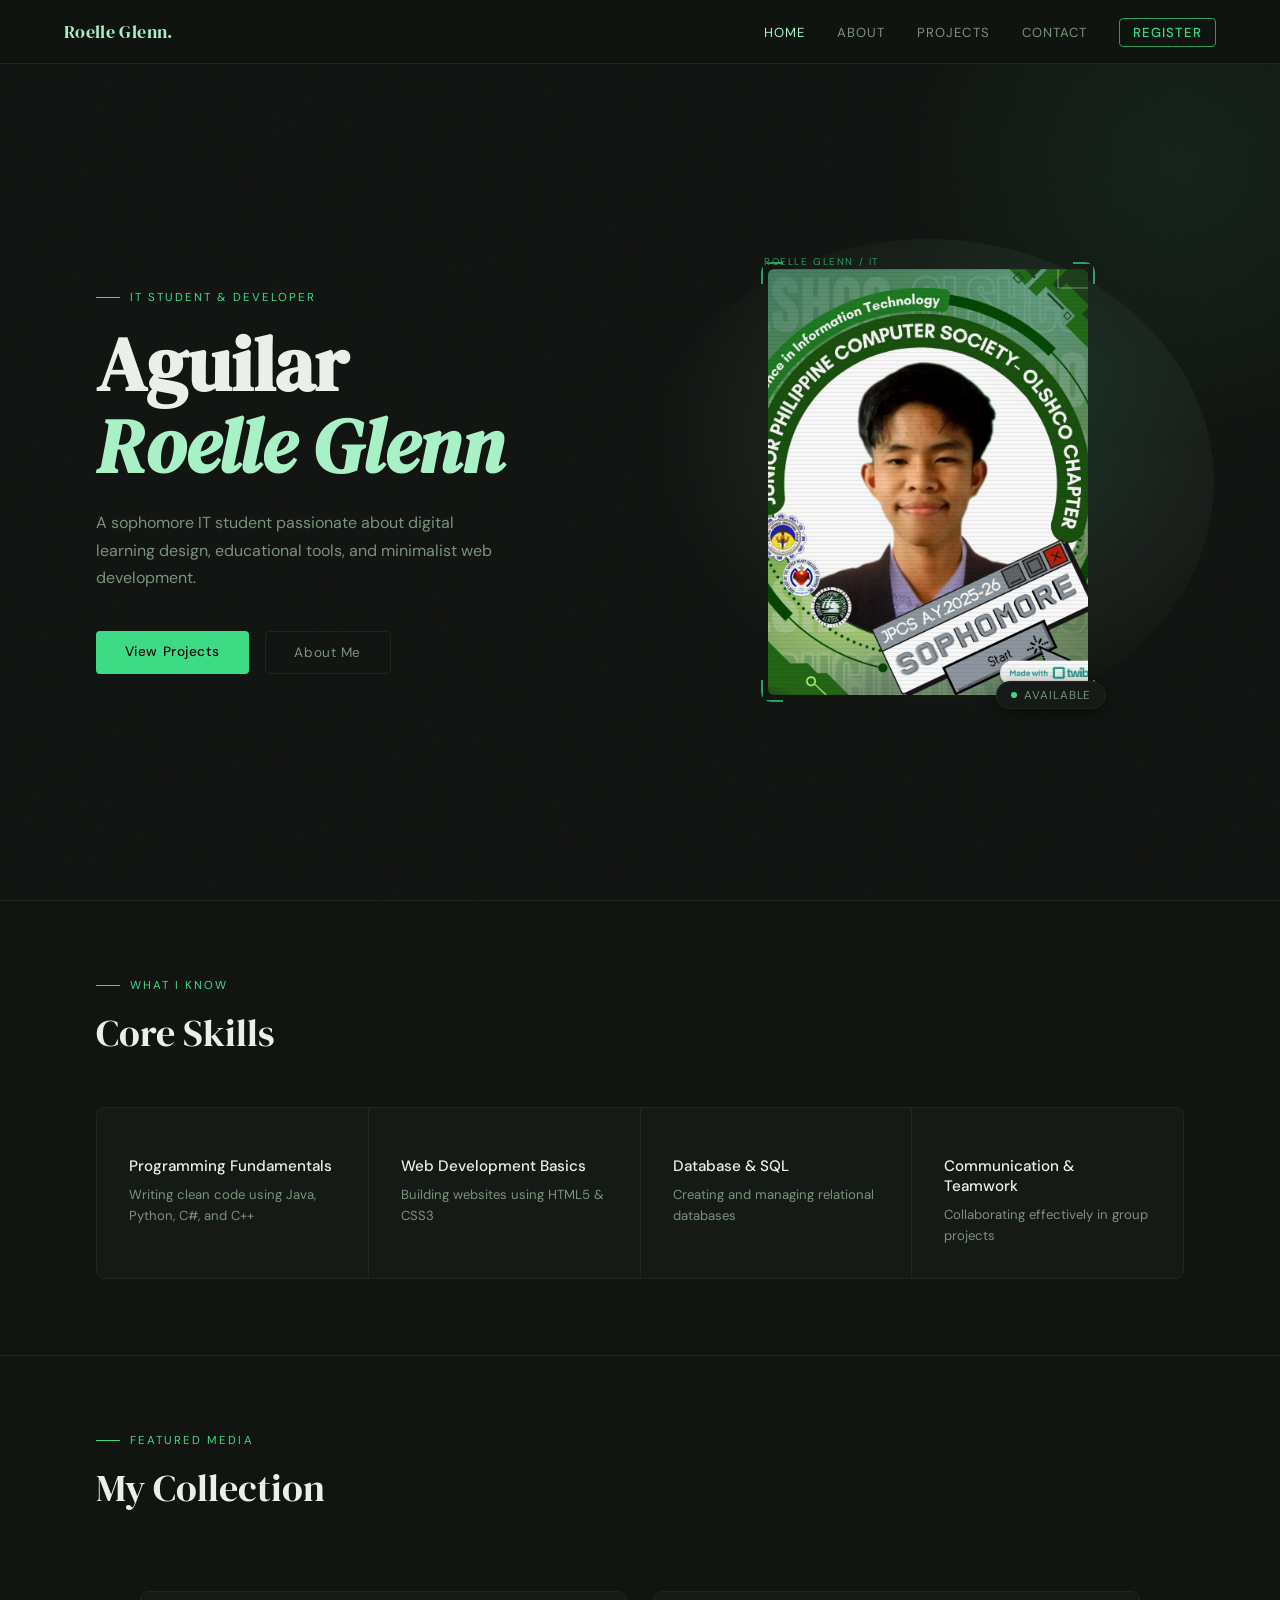
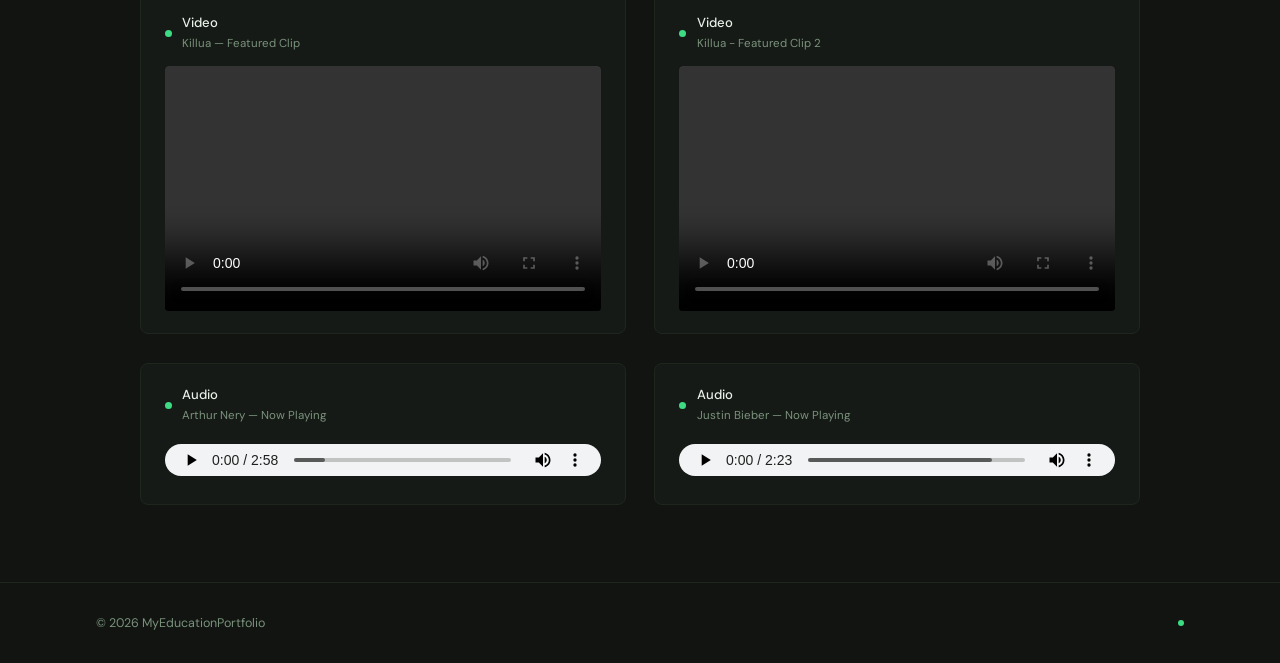
<file: index.html>
<!DOCTYPE html>
<html lang="en">
<head>
  <meta charset="UTF-8">
  <meta name="viewport" content="width=device-width, initial-scale=1.0">
  <title>Roelle Glenn Aguilar | Portfolio</title>
  <link href="https://fonts.googleapis.com/css2?family=DM+Serif+Display:ital@0;1&family=DM+Sans:wght@300;400;500&display=swap" rel="stylesheet">
  <link rel="stylesheet" href="css/index.css">
</head>
<body>

<header>
  <div class="logo">Roelle Glenn.</div>
  <nav aria-label="Main Navigation">
    <ul>
      <li><a href="index.html" class="active">Home</a></li>
      <li><a href="about.html">About</a></li>
      <li><a href="projects.html">Projects</a></li>
      <li><a href="contact.html">Contact</a></li>
      <li><a href="register.html" class="register">Register</a></li>
    </ul>
  </nav>
</header>

<main>

  <!-- HERO -->
  <section class="hero">
    <div class="hero-text">
      <p class="hero-label">IT Student &amp; Developer</p>
      <h1 class="hero-name">Aguilar<br><em>Roelle Glenn</em></h1>
      <p class="hero-desc">
        A sophomore IT student passionate about digital learning design,
        educational tools, and minimalist web development.
      </p>
      <div class="btn-group">
        <a href="projects.html" class="btn">View Projects</a>
        <a href="about.html" class="btn-ghost">About Me</a>
      </div>
    </div>

    <div class="hero-image-wrap">
      <div class="hero-image-placeholder">
        <!-- top-left label -->
        <span class="profile-label">Roelle Glenn / IT</span>

        <!-- the photo -->
        <img src="images/profile.jpg" alt="Roelle Glenn Aguilar">

        <!-- floating status chip -->
        <div class="profile-chip">
          <span class="profile-chip-dot"></span>
          Available
        </div>
      </div>
    </div>
  </section>

  <!-- SKILLS -->
  <section class="skills-section">
    <p class="section-label">What I Know</p>
    <h2 class="section-title">Core Skills</h2>
    <div class="skills-grid">
      <div class="skill-card">
        <div class="skill-icon"></div>
        <h4>Programming Fundamentals</h4>
        <p>Writing clean code using Java, Python, C#, and C++</p>
      </div>
      <div class="skill-card">
        <div class="skill-icon"></div>
        <h4>Web Development Basics</h4>
        <p>Building websites using HTML5 &amp; CSS3</p>
      </div>
      <div class="skill-card">
        <div class="skill-icon"></div>
        <h4>Database &amp; SQL</h4>
        <p>Creating and managing relational databases</p>
      </div>
      <div class="skill-card">
        <div class="skill-icon"></div>
        <h4>Communication &amp; Teamwork</h4>
        <p>Collaborating effectively in group projects</p>
      </div>
    </div>
  </section>

  <!-- MEDIA -->
  <section class="media-section">
    <p class="section-label">Featured Media</p>
    <h2 class="section-title">My Collection</h2>

    <!-- VIDEO ROW -->
    <div class="media-row">

      <div class="media-card">
        <div class="media-card-header">
          <div class="media-dot"></div>
          <div>
            <h3>Video</h3>
            <span>Killua — Featured Clip</span>
          </div>
        </div>
        <div class="video-wrap">
          <video controls>
            <source src="assets/media.mp4" type="video/mp4">
            Your browser does not support the video element.
          </video>
        </div>
      </div>

      <div class="media-card">
        <div class="media-card-header">
          <div class="media-dot"></div>
          <div>
            <h3>Video</h3>
            <span>Killua - Featured Clip 2</span>
          </div>
        </div>
        <div class="video-wrap">
          <video controls>
            <source src="assets/media2.mp4" type="video/mp4">
            Your browser does not support the video element.
          </video>
        </div>
      </div>

    </div>

    <!-- AUDIO ROW -->
    <div class="media-row">

      <div class="media-card">
        <div class="media-card-header">
          <div class="media-dot"></div>
          <div>
            <h3>Audio</h3>
            <span>Arthur Nery — Now Playing</span>
          </div>
        </div>
        <audio controls>
          <source src="assets/intro.mp3" type="audio/mpeg">
          Your browser does not support the audio element.
        </audio>
      </div>

      <div class="media-card">
        <div class="media-card-header">
          <div class="media-dot"></div>
          <div>
            <h3>Audio</h3>
            <span>Justin Bieber — Now Playing</span>
          </div>
        </div>
        <audio controls>
          <source src="assets/intro2.mp3" type="audio/mpeg">
          Your browser does not support the audio element.
        </audio>
      </div>

    </div>

  </section>

</main>

<footer>
  <p>© 2026 MyEducationPortfolio</p>
  <div class="footer-dot"></div>
</footer>

</body>
</html>
</file>
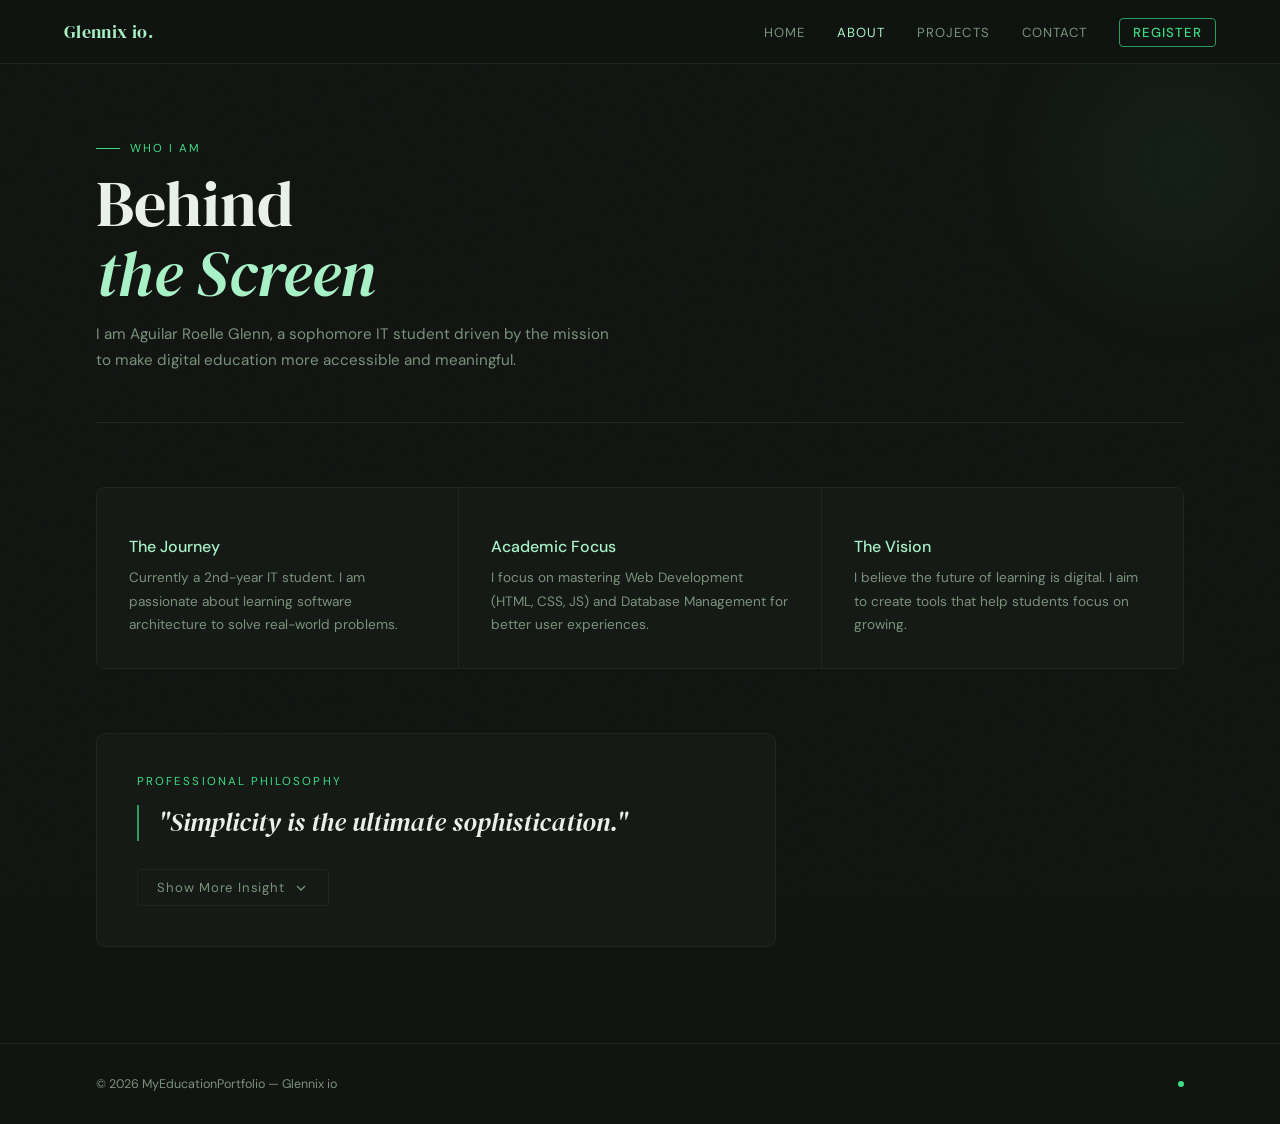
<file: about.html>
<!DOCTYPE html>
<html lang="en">
<head>
  <meta charset="UTF-8">
  <meta name="viewport" content="width=device-width, initial-scale=1.0">
  <title>About | Roelle Glenn Aguilar</title>
  <link href="https://fonts.googleapis.com/css2?family=DM+Serif+Display:ital@0;1&family=DM+Sans:wght@300;400;500&display=swap" rel="stylesheet">
  <link rel="stylesheet" href="css/about.css">
</head>
<body>

<header>
  <a href="index.html" class="logo">Glennix io.</a>
  <nav aria-label="Main Navigation">
    <ul>
      <li><a href="index.html">Home</a></li>
      <li><a href="about.html" class="active">About</a></li>
      <li><a href="projects.html">Projects</a></li>
      <li><a href="contact.html">Contact</a></li>
      <li><a href="register.html" class="register">Register</a></li>
    </ul>
  </nav>
</header>

<main>

  <!-- HERO -->
  <section class="page-header">
    <p class="page-label">Who I Am</p>
    <h1 class="page-title">Behind<br><em>the Screen</em></h1>
    <p class="page-subtitle">
      I am Aguilar Roelle Glenn, a sophomore IT student driven by the mission
      to make digital education more accessible and meaningful.
    </p>
  </section>

  <div class="divider"></div>

  <!-- CARDS -->
  <section class="cards-section">
    <div class="about-grid">

      <article class="about-card">
        <div class="card-icon"></div>
        <h3>The Journey</h3>
        <p>Currently a 2nd-year IT student. I am passionate about learning software architecture to solve real-world problems.</p>
      </article>

      <article class="about-card">
        <div class="card-icon"></div>
        <h3>Academic Focus</h3>
        <p>I focus on mastering Web Development (HTML, CSS, JS) and Database Management for better user experiences.</p>
      </article>

      <article class="about-card">
        <div class="card-icon"></div>
        <h3>The Vision</h3>
        <p>I believe the future of learning is digital. I aim to create tools that help students focus on growing.</p>
      </article>

    </div>
  </section>

  <!-- PHILOSOPHY -->
  <section class="philosophy-section">
    <div class="philosophy-card">
      <p class="quote-label">Professional Philosophy</p>
      <blockquote>"Simplicity is the ultimate sophistication."</blockquote>

      <button class="toggle-btn" id="insightBtn" onclick="toggleInsight()">
        <span id="btnText">Show More Insight</span>
        <svg id="btnIcon" width="16" height="16" viewBox="0 0 24 24" fill="none" stroke="currentColor" stroke-width="2">
          <polyline points="6 9 12 15 18 9"/>
        </svg>
      </button>

      <div id="insightContent" class="insight-content" aria-hidden="true">
        <div class="insight-inner">
          <div class="insight-block">
            <h4>Technical Skills</h4>
            <p>I specialize in responsive web design and ensuring that every project I build is optimized for speed. I believe that a 2nd-year IT student should not just code, but also understand the <em>why</em> behind every function.</p>
          </div>
          <div class="insight-block">
            <h4>Personal Motto</h4>
            <p>Always be a student of the craft. Technology evolves every day, and I make it a point to learn at least one new CSS trick or JS logic every week.</p>
          </div>
        </div>
      </div>
    </div>
  </section>

</main>

<footer>
  <p>© 2026 MyEducationPortfolio — Glennix io</p>
  <div class="footer-dot"></div>
</footer>

<script>
  function toggleInsight() {
    const content = document.getElementById('insightContent');
    const btnText = document.getElementById('btnText');
    const btnIcon = document.getElementById('btnIcon');
    const isOpen = content.classList.contains('open');

    if (isOpen) {
      content.classList.remove('open');
      content.setAttribute('aria-hidden', 'true');
      btnText.textContent = 'Show More Insight';
      btnIcon.style.transform = 'rotate(0deg)';
    } else {
      content.classList.add('open');
      content.setAttribute('aria-hidden', 'false');
      btnText.textContent = 'Show Less';
      btnIcon.style.transform = 'rotate(180deg)';
    }
  }
</script>

</body>
</html>
</file>
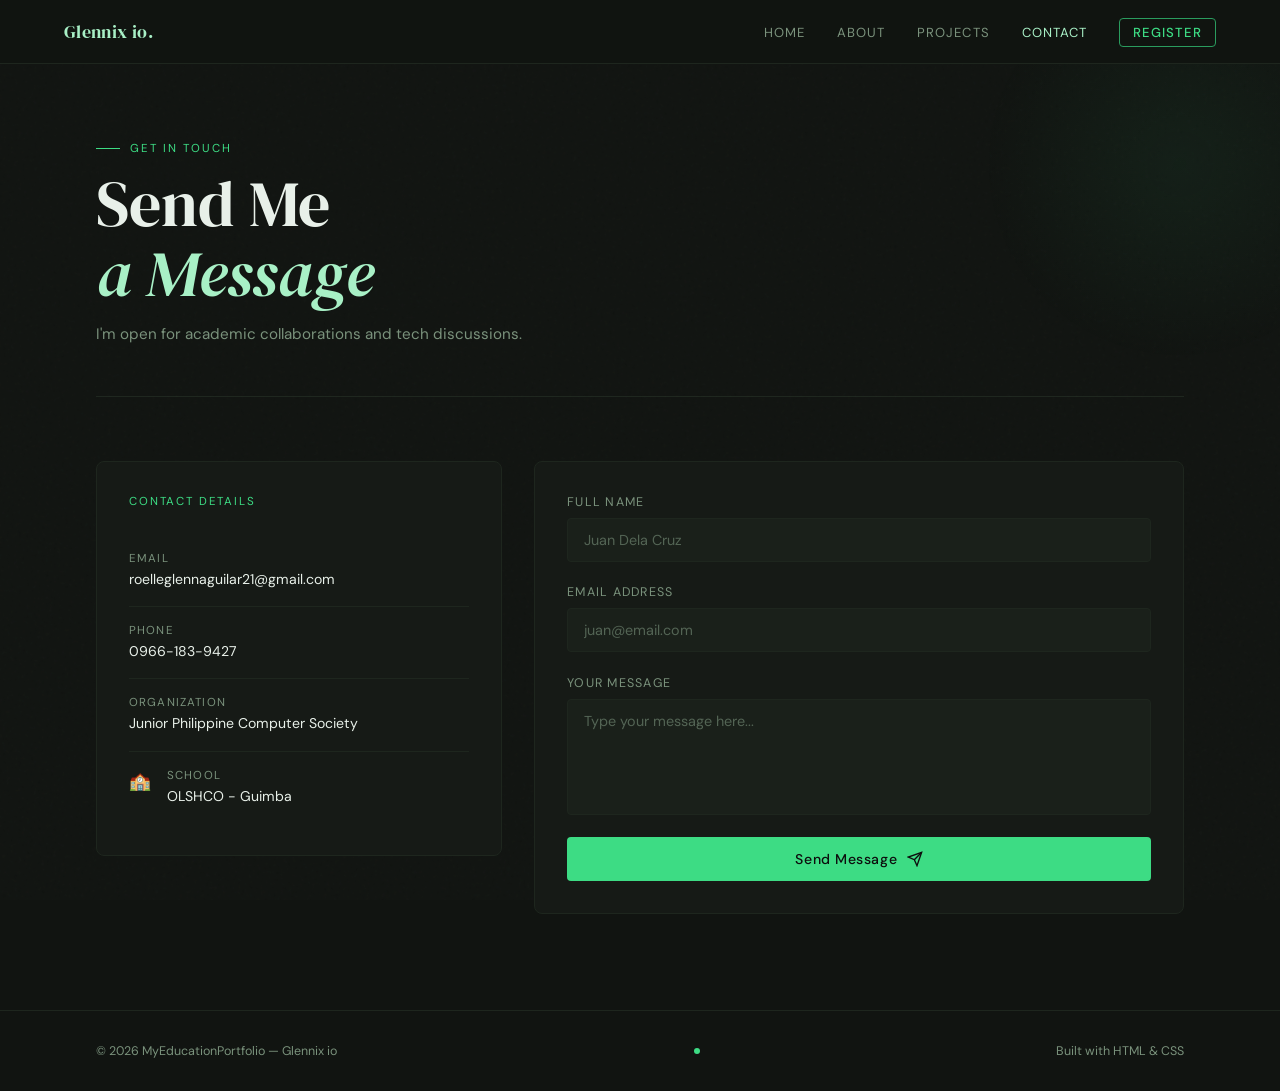
<file: contact.html>
<!DOCTYPE html>
<html lang="en">
<head>
  <meta charset="UTF-8">
  <meta name="viewport" content="width=device-width, initial-scale=1.0">
  <title>Contact | Roelle Glenn Aguilar</title>
  <link href="https://fonts.googleapis.com/css2?family=DM+Serif+Display:ital@0;1&family=DM+Sans:wght@300;400;500&display=swap" rel="stylesheet">
  <link rel="stylesheet" href="css/contact.css">
</head>
<body>

<header>
  <a href="index.html" class="logo">Glennix io.</a>
  <nav aria-label="Main Navigation">
    <ul>
      <li><a href="index.html">Home</a></li>
      <li><a href="about.html">About</a></li>
      <li><a href="projects.html">Projects</a></li>
      <li><a href="contact.html" class="active">Contact</a></li>
      <li><a href="register.html" class="register">Register</a></li>
    </ul>
  </nav>
</header>

<main>

  <div class="page-header">
    <p class="page-label">Get in Touch</p>
    <h1 class="page-title">Send Me<br><em>a Message</em></h1>
    <p class="page-subtitle">I'm open for academic collaborations and tech discussions.</p>
  </div>

  <div class="divider"></div>

  <section class="contact-section">
    <div class="contact-grid">

      <!-- CONTACT DETAILS -->
      <div class="info-panel">
        <p class="panel-label">Contact Details</p>

        <div class="info-item">
          <div>
            <p class="info-title">Email</p>
            <p class="info-value">roelleglennaguilar21@gmail.com</p>
          </div>
        </div>

        <div class="info-item">
          <div>
            <p class="info-title">Phone</p>
            <p class="info-value">0966-183-9427</p>
          </div>
        </div>

        <div class="info-item">
          <div>
            <p class="info-title">Organization</p>
            <p class="info-value">Junior Philippine Computer Society</p>
          </div>
        </div>

        <div class="info-item">
          <span class="info-icon">🏫</span>
          <div>
            <p class="info-title">School</p>
            <p class="info-value">OLSHCO - Guimba</p>
          </div>
        </div>
      </div>

      <!-- FORM -->
      <div id="form-display-area">
        <form class="contact-form" id="contactForm" novalidate>

          <div class="form-group">
            <label for="name">Full Name</label>
            <input type="text" id="name" placeholder="Juan Dela Cruz" required>
          </div>

          <div class="form-group">
            <label for="email">Email Address</label>
            <input type="email" id="email" placeholder="juan@email.com" required>
          </div>

          <div class="form-group">
            <label for="message">Your Message</label>
            <textarea id="message" rows="5" placeholder="Type your message here..." required></textarea>
          </div>

          <button type="submit" class="submit-btn">
            Send Message
            <svg width="16" height="16" viewBox="0 0 24 24" fill="none" stroke="currentColor" stroke-width="2">
              <line x1="22" y1="2" x2="11" y2="13"/><polygon points="22 2 15 22 11 13 2 9 22 2"/>
            </svg>
          </button>

        </form>
      </div>

    </div>
  </section>

</main>

<footer>
  <p>© 2026 MyEducationPortfolio — Glennix io</p>
  <div class="footer-dot"></div>
  <p>Built with HTML &amp; CSS</p>
</footer>

<script>
  document.getElementById('contactForm').addEventListener('submit', function(e) {
    e.preventDefault();

    const senderName = document.getElementById('name').value.trim();
    const displayArea = document.getElementById('form-display-area');

    displayArea.innerHTML = `
      <div class="success-card">
        <div class="success-icon">✓</div>
        <h2>Message Sent!</h2>
        <p>Salamat, <strong>${senderName}</strong>! Nakuha ko na ang message mo at sasagot ako agad.</p>
        <button onclick="window.location.reload()" class="reset-btn">Send Another</button>
      </div>
    `;
  });
</script>

</body>
</html>
</file>
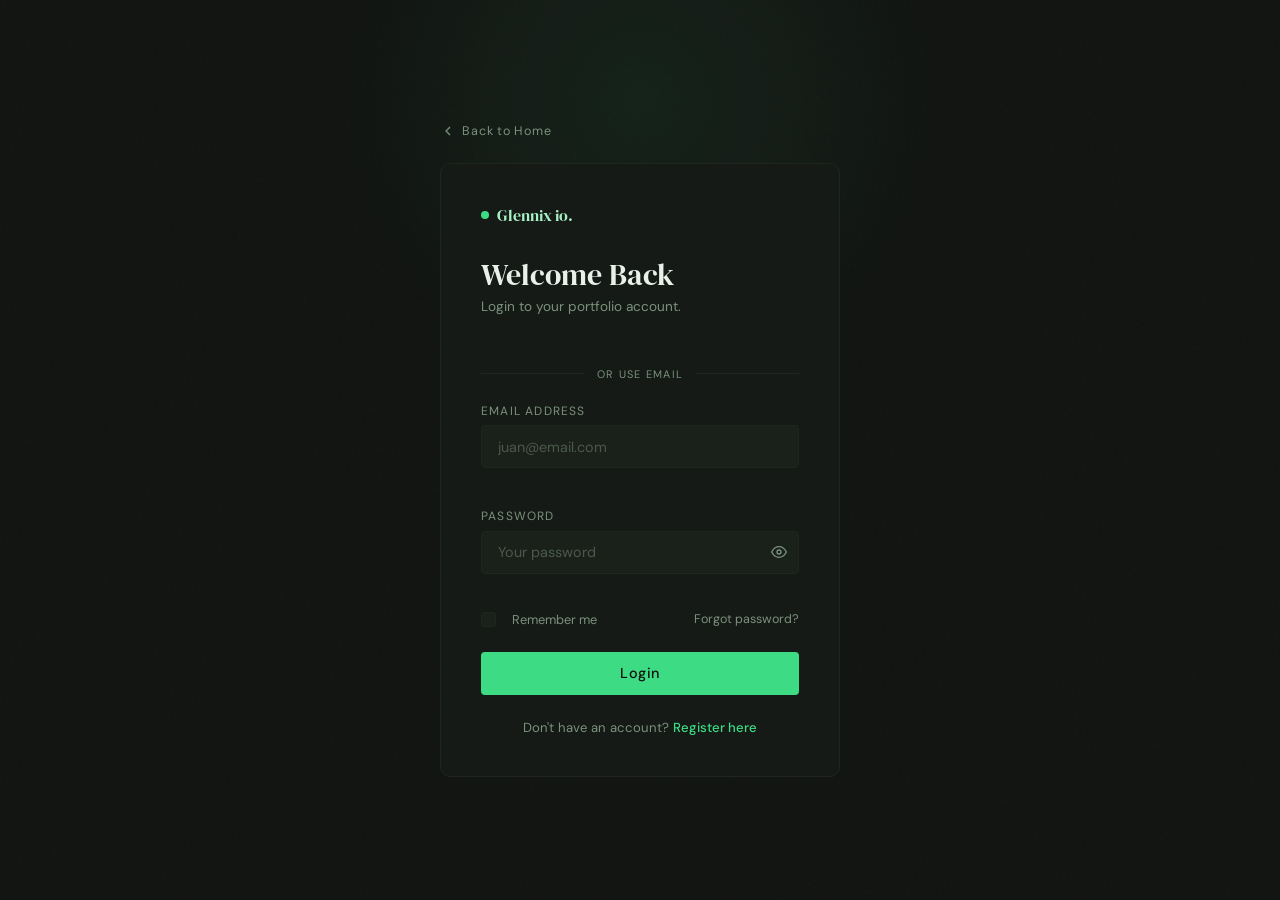
<file: login.html>
<!DOCTYPE html>
<html lang="en">
<head>
  <meta charset="UTF-8">
  <meta name="viewport" content="width=device-width, initial-scale=1.0">
  <title>Login | Glennix io</title>
  <link href="https://fonts.googleapis.com/css2?family=DM+Serif+Display:ital@0;1&family=DM+Sans:wght@300;400;500&display=swap" rel="stylesheet">
  <link rel="stylesheet" href="css/auth.css">
  <script src="https://accounts.google.com/gsi/client" async defer></script>
</head>
<body>

<div class="auth-wrap">

  <a href="index.html" class="back-link">
    <svg width="16" height="16" viewBox="0 0 24 24" fill="none" stroke="currentColor" stroke-width="2">
      <polyline points="15 18 9 12 15 6"/>
    </svg>
    Back to Home
  </a>

  <div class="auth-card">

    <div class="auth-brand">
      <span class="brand-dot"></span>
      <span class="brand-name">Glennix io.</span>
    </div>

    <div class="auth-header">
      <h1>Welcome Back</h1>
      <p>Login to your portfolio account.</p>
    </div>

    <!-- GOOGLE SIGN IN -->
    <div id="g_id_onload"
         data-client_id="387067754605-fq2fsrp7tpiqa1qf4dlvhefpeu7vp5dh.apps.googleusercontent.com"
         data-context="signin"
         data-ux_mode="popup"
         data-callback="handleGoogleResponse"
         data-auto_prompt="false">
    </div>

    <div class="google-btn-wrap">
      <div class="g_id_signin"
           data-type="standard"
           data-shape="rectangular"
           data-theme="outline"
           data-text="signin_with"
           data-size="large"
           data-logo_alignment="left"
           data-width="340">
      </div>
    </div>

    <div class="divider-line">
      <span>or use email</span>
    </div>

    <!-- EMAIL FORM -->
    <form id="loginForm" novalidate>

      <div class="form-group">
        <label for="login-email">Email Address</label>
        <input type="email" id="login-email" placeholder="juan@email.com" required>
        <span class="field-error" id="err-email"></span>
      </div>

      <div class="form-group">
        <label for="login-password">Password</label>
        <div class="input-wrap">
          <input type="password" id="login-password" placeholder="Your password" required>
          <button type="button" class="toggle-pw" onclick="togglePassword('login-password', this)" aria-label="Toggle password">
            <svg class="eye-icon" width="16" height="16" viewBox="0 0 24 24" fill="none" stroke="currentColor" stroke-width="2">
              <path d="M1 12s4-8 11-8 11 8 11 8-4 8-11 8-11-8-11-8z"/><circle cx="12" cy="12" r="3"/>
            </svg>
          </button>
        </div>
        <span class="field-error" id="err-password"></span>
      </div>

      <div class="form-options">
        <label class="checkbox-wrap">
          <input type="checkbox" id="remember">
          <span class="checkmark"></span>
          Remember me
        </label>
        <a href="#" class="forgot-link">Forgot password?</a>
      </div>

      <button type="submit" class="submit-btn">Login</button>

    </form>

    <p class="auth-switch">Don't have an account? <a href="register.html">Register here</a></p>

  </div>

</div>

<script>
  // Google callback
  function handleGoogleResponse(response) {
    localStorage.setItem('google_token', response.credential);
    // Decode name from JWT payload
    try {
      const payload = JSON.parse(atob(response.credential.split('.')[1]));
      localStorage.setItem('user_name', payload.name || 'User');
      localStorage.setItem('user_email', payload.email || '');
      localStorage.setItem('user_picture', payload.picture || '');
    } catch(e) {}
    window.location.href = 'index.html';
  }

  // Toggle password visibility
  function togglePassword(id, btn) {
    const input = document.getElementById(id);
    const isHidden = input.type === 'password';
    input.type = isHidden ? 'text' : 'password';
    btn.querySelector('.eye-icon').style.opacity = isHidden ? '0.4' : '1';
  }

  // Pre-fill email if coming from register
  const savedEmail = localStorage.getItem('registered_email');
  if (savedEmail) document.getElementById('login-email').value = savedEmail;

  // Form validation & login
  document.getElementById('loginForm').addEventListener('submit', function(e) {
    e.preventDefault();
    let valid = true;

    const email    = document.getElementById('login-email');
    const password = document.getElementById('login-password');

    // Clear errors
    ['err-email','err-password'].forEach(id => {
      document.getElementById(id).textContent = '';
    });
    [email, password].forEach(f => f.classList.remove('invalid'));

    if (!email.value.trim() || !/^[^\s@]+@[^\s@]+\.[^\s@]+$/.test(email.value)) {
      document.getElementById('err-email').textContent = 'Enter a valid email address.';
      email.classList.add('invalid');
      valid = false;
    }

    if (!password.value) {
      document.getElementById('err-password').textContent = 'Password is required.';
      password.classList.add('invalid');
      valid = false;
    }

    if (valid) {
      const registeredEmail = localStorage.getItem('registered_email');
      const registeredName  = localStorage.getItem('registered_name');

      // Simple credential check against registered user
      if (registeredEmail && email.value.trim() === registeredEmail) {
        localStorage.setItem('user_name', registeredName || 'User');
        localStorage.setItem('user_email', email.value.trim());
        window.location.href = 'index.html';
      } else {
        document.getElementById('err-email').textContent = 'No account found with this email.';
        email.classList.add('invalid');
      }
    }
  });
</script>

</body>
</html>
</file>
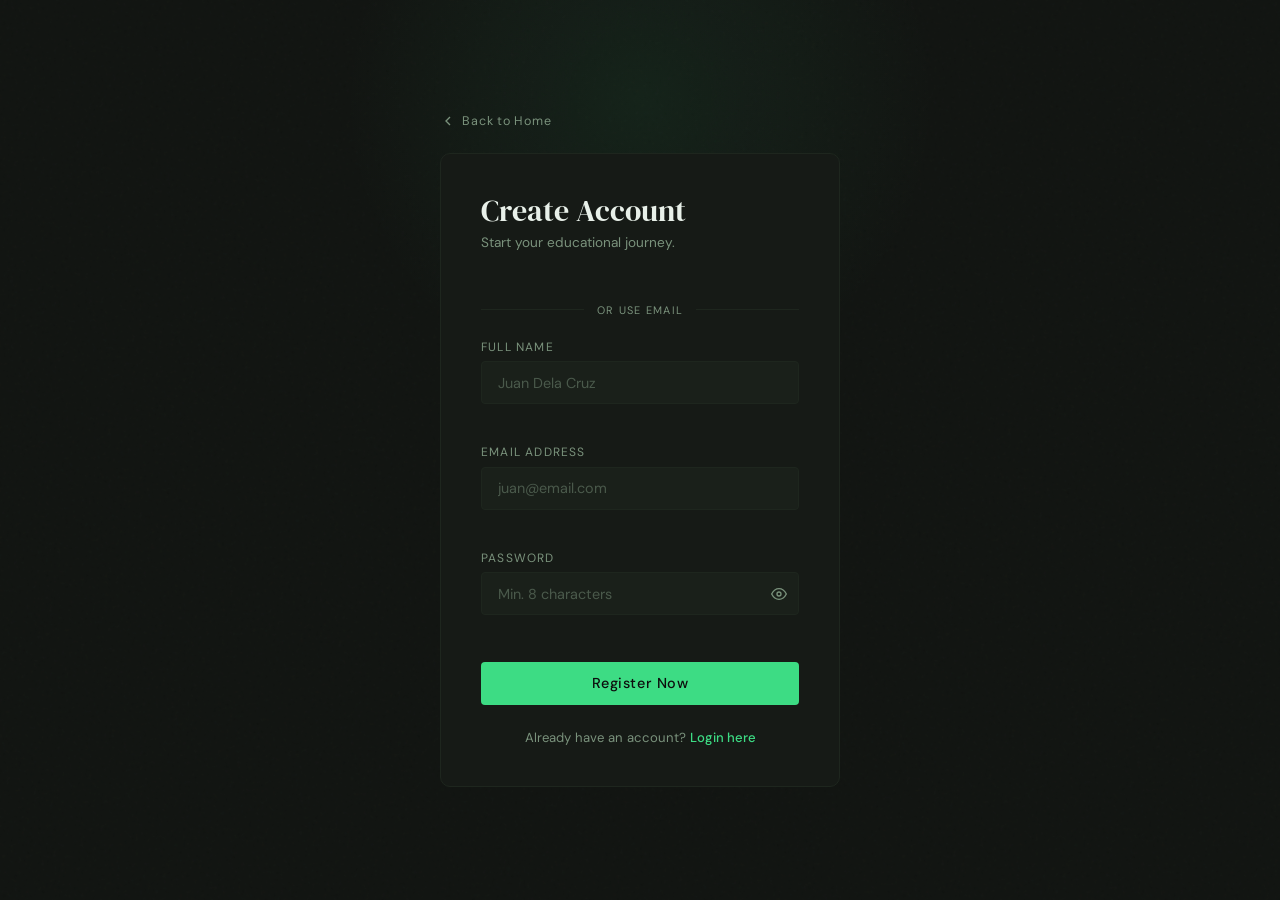
<file: register.html>
<!DOCTYPE html>
<html lang="en">
<head>
  <meta charset="UTF-8">
  <meta name="viewport" content="width=device-width, initial-scale=1.0">
  <title>Register | Glennix io</title>
  <link href="https://fonts.googleapis.com/css2?family=DM+Serif+Display:ital@0;1&family=DM+Sans:wght@300;400;500&display=swap" rel="stylesheet">
  <link rel="stylesheet" href="css/auth.css">
  <script src="https://accounts.google.com/gsi/client" async defer></script>
</head>
<body>

<div class="auth-wrap">

  <a href="index.html" class="back-link">
    <svg width="16" height="16" viewBox="0 0 24 24" fill="none" stroke="currentColor" stroke-width="2">
      <polyline points="15 18 9 12 15 6"/>
    </svg>
    Back to Home
  </a>

  <div class="auth-card">
    <div class="auth-header">
      <h1>Create Account</h1>
      <p>Start your educational journey.</p>
    </div>

    <!-- GOOGLE SIGN IN -->
    <div id="g_id_onload"
         data-client_id="387067754605-fq2fsrp7tpiqa1qf4dlvhefpeu7vp5dh.apps.googleusercontent.com"
         data-context="signup"
         data-ux_mode="popup"
         data-callback="handleGoogleResponse"
         data-auto_prompt="false">
    </div>

    <div class="google-btn-wrap">
      <div class="g_id_signin"
           data-type="standard"
           data-shape="rectangular"
           data-theme="outline"
           data-text="signup_with"
           data-size="large"
           data-logo_alignment="left"
           data-width="340">
      </div>
    </div>

    <div class="divider-line">
      <span>or use email</span>
    </div>

    <!-- EMAIL FORM -->
    <form id="registerForm" novalidate>

      <div class="form-group">
        <label for="reg-name">Full Name</label>
        <input type="text" id="reg-name" placeholder="Juan Dela Cruz" required>
        <span class="field-error" id="err-name"></span>
      </div>

      <div class="form-group">
        <label for="reg-email">Email Address</label>
        <input type="email" id="reg-email" placeholder="juan@email.com" required>
        <span class="field-error" id="err-email"></span>
      </div>

      <div class="form-group">
        <label for="reg-password">Password</label>
        <div class="input-wrap">
          <input type="password" id="reg-password" placeholder="Min. 8 characters" required>
          <button type="button" class="toggle-pw" onclick="togglePassword('reg-password', this)" aria-label="Toggle password">
            <svg class="eye-icon" width="16" height="16" viewBox="0 0 24 24" fill="none" stroke="currentColor" stroke-width="2">
              <path d="M1 12s4-8 11-8 11 8 11 8-4 8-11 8-11-8-11-8z"/><circle cx="12" cy="12" r="3"/>
            </svg>
          </button>
        </div>
        <span class="field-error" id="err-password"></span>
      </div>

      <button type="submit" class="submit-btn">Register Now</button>

    </form>

    <p class="auth-switch">Already have an account? <a href="login.html">Login here</a></p>

  </div>

</div>

<script>
  // Google callback
  function handleGoogleResponse(response) {
    localStorage.setItem('google_token', response.credential);
    window.location.href = 'login.html';
  }

  // Toggle password visibility
  function togglePassword(id, btn) {
    const input = document.getElementById(id);
    const isHidden = input.type === 'password';
    input.type = isHidden ? 'text' : 'password';
    btn.querySelector('.eye-icon').style.opacity = isHidden ? '0.4' : '1';
  }

  // Form validation
  document.getElementById('registerForm').addEventListener('submit', function(e) {
    e.preventDefault();
    let valid = true;

    const name     = document.getElementById('reg-name');
    const email    = document.getElementById('reg-email');
    const password = document.getElementById('reg-password');

    // Clear errors
    ['err-name','err-email','err-password'].forEach(id => {
      document.getElementById(id).textContent = '';
    });
    [name, email, password].forEach(f => f.classList.remove('invalid'));

    if (!name.value.trim()) {
      document.getElementById('err-name').textContent = 'Full name is required.';
      name.classList.add('invalid');
      valid = false;
    }

    if (!email.value.trim() || !/^[^\s@]+@[^\s@]+\.[^\s@]+$/.test(email.value)) {
      document.getElementById('err-email').textContent = 'Enter a valid email address.';
      email.classList.add('invalid');
      valid = false;
    }

    if (password.value.length < 8) {
      document.getElementById('err-password').textContent = 'Password must be at least 8 characters.';
      password.classList.add('invalid');
      valid = false;
    }

    if (valid) {
      // Save to localStorage and redirect
      localStorage.setItem('registered_email', email.value.trim());
      localStorage.setItem('registered_name', name.value.trim());
      window.location.href = 'login.html';
    }
  });
</script>

</body>
</html>
</file>
<file: css/index.css>
*, *::before, *::after { box-sizing: border-box; margin: 0; padding: 0; }

:root {
  --black:     #0d0d0d;
  --dark:      #111411;
  --surface:   #161a16;
  --border:    #1e261e;
  --mint:      #a8f0c6;
  --green:     #3ddc84;
  --green-dim: #2a9c5e;
  --text:      #e8f0e9;
  --muted:     #7a927c;
}

html { scroll-behavior: smooth; }

body {
  font-family: 'DM Sans', sans-serif;
  background: var(--dark);
  color: var(--text);
  min-height: 100vh;
  overflow-x: hidden;
}

/* GRAIN */
body::before {
  content: '';
  position: fixed; inset: 0;
  background-image: url("data:image/svg+xml,%3Csvg viewBox='0 0 256 256' xmlns='http://www.w3.org/2000/svg'%3E%3Cfilter id='noise'%3E%3CfeTurbulence type='fractalNoise' baseFrequency='0.9' numOctaves='4' stitchTiles='stitch'/%3E%3C/filter%3E%3Crect width='100%25' height='100%25' filter='url(%23noise)' opacity='0.04'/%3E%3C/svg%3E");
  pointer-events: none; z-index: 0; opacity: 0.5;
}

/* ─── HEADER ──────────────────────────── */
header {
  position: sticky; top: 0; z-index: 100;
  display: flex; align-items: center; justify-content: space-between;
  padding: 0 clamp(1.5rem, 5vw, 4rem);
  height: 64px;
  background: rgba(17, 20, 17, 0.85);
  backdrop-filter: blur(12px);
  border-bottom: 1px solid var(--border);
}

.logo {
  font-family: 'DM Serif Display', serif;
  font-size: 1.1rem; color: var(--mint);
  letter-spacing: 0.02em; font-weight: 400;
}

nav ul { list-style: none; display: flex; gap: 2rem; }
nav a {
  text-decoration: none; font-size: 0.82rem; font-weight: 400;
  color: var(--muted); letter-spacing: 0.08em; text-transform: uppercase;
  transition: color 0.2s;
}
nav a:hover, nav a.active { color: var(--mint); }
nav a.register {
  color: var(--green); font-weight: 500;
  border: 1px solid var(--green-dim);
  padding: 0.3rem 0.8rem; border-radius: 4px;
  transition: background 0.2s, color 0.2s;
}
nav a.register:hover { background: var(--green); color: var(--black); }

/* ─── HERO ────────────────────────────── */
.hero {
  position: relative;
  min-height: calc(100vh - 64px);
  display: grid;
  grid-template-columns: 1fr 1fr;
  align-items: center;
  gap: 4rem;
  padding: clamp(3rem, 8vw, 6rem) clamp(1.5rem, 8vw, 6rem);
  overflow: hidden;
}

.hero::after {
  content: '';
  position: absolute; top: -200px; right: -200px;
  width: 600px; height: 600px;
  background: radial-gradient(circle, rgba(61,220,132,0.08) 0%, transparent 70%);
  pointer-events: none;
}

.hero-label {
  font-size: 0.72rem; letter-spacing: 0.18em; text-transform: uppercase;
  color: var(--green); margin-bottom: 1.2rem;
  display: flex; align-items: center; gap: 0.6rem;
}
.hero-label::before {
  content: ''; display: inline-block;
  width: 24px; height: 1px; background: var(--green);
}

.hero-name {
  font-family: 'DM Serif Display', serif;
  font-size: clamp(2.8rem, 6vw, 5rem);
  line-height: 1.05; color: var(--text); margin-bottom: 1.5rem;
}
.hero-name em { font-style: italic; color: var(--mint); }

.hero-desc {
  font-size: 1rem; line-height: 1.7; color: var(--muted);
  max-width: 420px; margin-bottom: 2.5rem;
}

.btn-group { display: flex; gap: 1rem; flex-wrap: wrap; }

.btn {
  display: inline-block; padding: 0.75rem 1.8rem;
  background: var(--green); color: var(--black);
  text-decoration: none; font-size: 0.85rem; font-weight: 500;
  letter-spacing: 0.04em; border-radius: 4px;
  transition: background 0.2s, transform 0.15s;
}
.btn:hover { background: var(--mint); transform: translateY(-2px); }

.btn-ghost {
  display: inline-block; padding: 0.75rem 1.8rem;
  border: 1px solid var(--border); color: var(--muted);
  text-decoration: none; font-size: 0.85rem; letter-spacing: 0.04em;
  border-radius: 4px; transition: border-color 0.2s, color 0.2s;
}
.btn-ghost:hover { border-color: var(--mint); color: var(--mint); }

/* ═══════════════════════════════════════
   PROFILE IMAGE — RARE TREATMENT
   ─────────────────────────────────────
   Layered: floating card, scan-line mask,
   corner brackets, ambient glow ring,
   colour-shift on hover
═══════════════════════════════════════ */
.hero-image-wrap {
  display: flex;
  justify-content: center;
  align-items: center;
  position: relative;
  opacity: 0;
  animation: fadeUp 0.7s 0.3s ease forwards;
}

/* — ambient glow behind the photo — */
.hero-image-wrap::after {
  content: '';
  position: absolute;
  inset: -30px;
  background: radial-gradient(ellipse at 60% 40%,
    rgba(61,220,132,0.18) 0%,
    rgba(168,240,198,0.06) 40%,
    transparent 70%);
  border-radius: 50%;
  pointer-events: none;
  z-index: 0;
  animation: glowPulse 4s ease-in-out infinite;
}

@keyframes glowPulse {
  0%, 100% { opacity: 0.7; transform: scale(1); }
  50%       { opacity: 1;   transform: scale(1.06); }
}

/* — the photo itself — */
.hero-image-placeholder {
  position: relative;
  z-index: 2;
  width: 100%;
  max-width: 320px;
}

.hero-image-placeholder img {
  width: 100%;
  aspect-ratio: 3/4;
  object-fit: cover;
  display: block;
  border-radius: 6px;

  /* subtle duotone-ish: keep natural but add green tint in shadows */
  filter: contrast(1.04) saturate(0.92) brightness(0.97);
  transition: filter 0.5s ease, transform 0.5s ease;
}

.hero-image-wrap:hover .hero-image-placeholder img {
  filter: contrast(1.08) saturate(1.1) brightness(1.02) hue-rotate(6deg);
  transform: scale(1.015);
}

/* — scan-line overlay — */
.hero-image-placeholder::before {
  content: '';
  position: absolute; inset: 0;
  background: repeating-linear-gradient(
    to bottom,
    transparent 0px,
    transparent 3px,
    rgba(0,0,0,0.06) 3px,
    rgba(0,0,0,0.06) 4px
  );
  border-radius: 6px;
  pointer-events: none;
  z-index: 3;
}

/* — green corner brackets — */
.hero-image-placeholder::after {
  content: '';
  position: absolute;
  inset: -7px;
  border-radius: 10px;
  background:
    /* top-left */
    linear-gradient(var(--green), var(--green)) top    left  / 22px 2px no-repeat,
    linear-gradient(var(--green), var(--green)) top    left  / 2px 22px no-repeat,
    /* top-right */
    linear-gradient(var(--green), var(--green)) top    right / 22px 2px no-repeat,
    linear-gradient(var(--green), var(--green)) top    right / 2px 22px no-repeat,
    /* bottom-left */
    linear-gradient(var(--green), var(--green)) bottom left  / 22px 2px no-repeat,
    linear-gradient(var(--green), var(--green)) bottom left  / 2px 22px no-repeat,
    /* bottom-right */
    linear-gradient(var(--green), var(--green)) bottom right / 22px 2px no-repeat,
    linear-gradient(var(--green), var(--green)) bottom right / 2px 22px no-repeat;
  pointer-events: none;
  z-index: 4;
  opacity: 0.7;
  transition: opacity 0.3s;
}
.hero-image-wrap:hover .hero-image-placeholder::after { opacity: 1; }

/* — floating status chip — */
.profile-chip {
  position: absolute;
  bottom: -14px;
  right: -18px;
  z-index: 5;
  background: var(--surface);
  border: 1px solid var(--border);
  border-radius: 100px;
  padding: 0.35rem 0.85rem;
  display: flex;
  align-items: center;
  gap: 0.45rem;
  font-size: 0.72rem;
  color: var(--muted);
  letter-spacing: 0.08em;
  text-transform: uppercase;
  white-space: nowrap;
  backdrop-filter: blur(8px);
  box-shadow: 0 4px 20px rgba(0,0,0,0.4);
}
.profile-chip-dot {
  width: 6px; height: 6px; border-radius: 50%;
  background: var(--green);
  animation: chipBlink 2.2s ease-in-out infinite;
}
@keyframes chipBlink {
  0%, 100% { opacity: 1; }
  50%       { opacity: 0.3; }
}

/* — top-left label — */
.profile-label {
  position: absolute;
  top: -14px;
  left: -4px;
  z-index: 5;
  font-size: 0.62rem;
  letter-spacing: 0.16em;
  text-transform: uppercase;
  color: var(--green-dim);
}

/* ─── SKILLS ──────────────────────────── */
.skills-section {
  padding: clamp(3rem, 6vw, 5rem) clamp(1.5rem, 8vw, 6rem);
  border-top: 1px solid var(--border);
}

.section-label {
  font-size: 0.72rem; letter-spacing: 0.18em; text-transform: uppercase;
  color: var(--green); margin-bottom: 0.8rem;
  display: flex; align-items: center; gap: 0.6rem;
}
.section-label::before {
  content: ''; display: inline-block;
  width: 24px; height: 1px; background: var(--green);
}

.section-title {
  font-family: 'DM Serif Display', serif;
  font-size: clamp(1.8rem, 3vw, 2.6rem);
  margin-bottom: 3rem; color: var(--text); font-weight: 400;
}

.skills-grid {
  display: grid;
  grid-template-columns: repeat(auto-fit, minmax(220px, 1fr));
  gap: 1px;
  background: var(--border);
  border: 1px solid var(--border);
  border-radius: 8px;
  overflow: hidden;
}

.skill-card {
  background: var(--surface); padding: 2rem; transition: background 0.2s;
}
.skill-card:hover { background: #1a201a; }
.skill-icon { font-size: 1.4rem; margin-bottom: 1rem; }
.skill-card h4 { font-size: 0.95rem; font-weight: 500; color: var(--text); margin-bottom: 0.5rem; }
.skill-card p  { font-size: 0.82rem; color: var(--muted); line-height: 1.6; }

/* ─── MEDIA ───────────────────────────── */
.media-section {
  padding: clamp(3rem, 6vw, 5rem) clamp(1.5rem, 8vw, 6rem);
  border-top: 1px solid var(--border);
  display: flex;
  flex-direction: column;
  align-items: center;
}

.media-section .section-label,
.media-section .section-title {
  align-self: flex-start;
}

/* video row + audio row */
.media-row {
  display: grid;
  grid-template-columns: 1fr 1fr;
  gap: 1.8rem;
  width: 100%;
  max-width: 1000px;
  margin-top: 1.8rem;
}

.media-card {
  background: var(--surface);
  border: 1px solid var(--border);
  border-radius: 8px;
  padding: 1.4rem 1.5rem;
  transition: border-color 0.2s;
}
.media-card:hover { border-color: var(--green-dim); }



.media-card-header {
  display: flex; align-items: center; gap: 0.65rem; margin-bottom: 0.85rem;
}
.media-dot {
  width: 7px; height: 7px; border-radius: 50%;
  background: var(--green); flex-shrink: 0;
}
.media-card-header h3 { font-size: 0.82rem; font-weight: 500; color: var(--text); }
.media-card-header span { font-size: 0.72rem; color: var(--muted); }

/* video wrapper — fixed compact height */
.video-wrap {
  width: 100%;
  aspect-ratio: 16 / 9;
  border-radius: 4px;
  overflow: hidden;
  background: #000;
  margin-top: 0.4rem;
}
.video-wrap video {
  width: 100%; height: 100%;
  display: block; border-radius: 0;
}

audio {
  width: 100%; height: 32px;
  border-radius: 4px; margin-top: 0.4rem;
  accent-color: var(--green);
}

video {
  accent-color: var(--green);
}

/* ─── FOOTER ──────────────────────────── */
footer {
  border-top: 1px solid var(--border);
  padding: 2rem clamp(1.5rem, 8vw, 6rem);
  display: flex; justify-content: space-between;
  align-items: center; flex-wrap: wrap; gap: 1rem;
}
footer p { font-size: 0.78rem; color: var(--muted); }
.footer-dot { width: 6px; height: 6px; border-radius: 50%; background: var(--green); }

/* ─── ANIMATIONS ──────────────────────── */
@keyframes fadeUp {
  from { opacity: 0; transform: translateY(24px); }
  to   { opacity: 1; transform: translateY(0); }
}

.hero-text > * {
  opacity: 0;
  animation: fadeUp 0.6s ease forwards;
}
.hero-text > *:nth-child(1) { animation-delay: 0.1s; }
.hero-text > *:nth-child(2) { animation-delay: 0.2s; }
.hero-text > *:nth-child(3) { animation-delay: 0.3s; }
.hero-text > *:nth-child(4) { animation-delay: 0.4s; }

/* ─── RESPONSIVE ──────────────────────── */
@media (max-width: 640px) {
  .media-row {
    grid-template-columns: 1fr;
  }
}

@media (max-width: 768px) {
  .hero {
    grid-template-columns: 1fr;
    text-align: center;
  }
  .hero-desc { margin: 0 auto 2.5rem; }
  .btn-group { justify-content: center; }
  .hero-image-wrap { order: -1; }
  .hero-image-placeholder { max-width: 220px; }
  .profile-chip { right: -8px; bottom: -10px; font-size: 0.65rem; }
  nav ul { gap: 1rem; }
  nav a  { font-size: 0.75rem; }
  footer { justify-content: center; text-align: center; }
}

@media (max-width: 520px) {
  nav a.register { display: none; }
}*, *::before, *::after { box-sizing: border-box; margin: 0; padding: 0; }

:root {
  --black:     #0d0d0d;
  --dark:      #111411;
  --surface:   #161a16;
  --border:    #1e261e;
  --mint:      #a8f0c6;
  --green:     #3ddc84;
  --green-dim: #2a9c5e;
  --text:      #e8f0e9;
  --muted:     #7a927c;
}

html { scroll-behavior: smooth; }

body {
  font-family: 'DM Sans', sans-serif;
  background: var(--dark);
  color: var(--text);
  min-height: 100vh;
  overflow-x: hidden;
}

/* GRAIN */
body::before {
  content: '';
  position: fixed; inset: 0;
  background-image: url("data:image/svg+xml,%3Csvg viewBox='0 0 256 256' xmlns='http://www.w3.org/2000/svg'%3E%3Cfilter id='noise'%3E%3CfeTurbulence type='fractalNoise' baseFrequency='0.9' numOctaves='4' stitchTiles='stitch'/%3E%3C/filter%3E%3Crect width='100%25' height='100%25' filter='url(%23noise)' opacity='0.04'/%3E%3C/svg%3E");
  pointer-events: none; z-index: 0; opacity: 0.5;
}

/* ─── HEADER ──────────────────────────── */
header {
  position: sticky; top: 0; z-index: 100;
  display: flex; align-items: center; justify-content: space-between;
  padding: 0 clamp(1.5rem, 5vw, 4rem);
  height: 64px;
  background: rgba(17, 20, 17, 0.85);
  backdrop-filter: blur(12px);
  border-bottom: 1px solid var(--border);
}

.logo {
  font-family: 'DM Serif Display', serif;
  font-size: 1.1rem; color: var(--mint);
  letter-spacing: 0.02em; font-weight: 400;
}

nav ul { list-style: none; display: flex; gap: 2rem; }
nav a {
  text-decoration: none; font-size: 0.82rem; font-weight: 400;
  color: var(--muted); letter-spacing: 0.08em; text-transform: uppercase;
  transition: color 0.2s;
}
nav a:hover, nav a.active { color: var(--mint); }
nav a.register {
  color: var(--green); font-weight: 500;
  border: 1px solid var(--green-dim);
  padding: 0.3rem 0.8rem; border-radius: 4px;
  transition: background 0.2s, color 0.2s;
}
nav a.register:hover { background: var(--green); color: var(--black); }

/* ─── HERO ────────────────────────────── */
.hero {
  position: relative;
  min-height: calc(100vh - 64px);
  display: grid;
  grid-template-columns: 1fr 1fr;
  align-items: center;
  gap: 4rem;
  padding: clamp(3rem, 8vw, 6rem) clamp(1.5rem, 8vw, 6rem);
  overflow: hidden;
}

.hero::after {
  content: '';
  position: absolute; top: -200px; right: -200px;
  width: 600px; height: 600px;
  background: radial-gradient(circle, rgba(61,220,132,0.08) 0%, transparent 70%);
  pointer-events: none;
}

.hero-label {
  font-size: 0.72rem; letter-spacing: 0.18em; text-transform: uppercase;
  color: var(--green); margin-bottom: 1.2rem;
  display: flex; align-items: center; gap: 0.6rem;
}
.hero-label::before {
  content: ''; display: inline-block;
  width: 24px; height: 1px; background: var(--green);
}

.hero-name {
  font-family: 'DM Serif Display', serif;
  font-size: clamp(2.8rem, 6vw, 5rem);
  line-height: 1.05; color: var(--text); margin-bottom: 1.5rem;
}
.hero-name em { font-style: italic; color: var(--mint); }

.hero-desc {
  font-size: 1rem; line-height: 1.7; color: var(--muted);
  max-width: 420px; margin-bottom: 2.5rem;
}

.btn-group { display: flex; gap: 1rem; flex-wrap: wrap; }

.btn {
  display: inline-block; padding: 0.75rem 1.8rem;
  background: var(--green); color: var(--black);
  text-decoration: none; font-size: 0.85rem; font-weight: 500;
  letter-spacing: 0.04em; border-radius: 4px;
  transition: background 0.2s, transform 0.15s;
}
.btn:hover { background: var(--mint); transform: translateY(-2px); }

.btn-ghost {
  display: inline-block; padding: 0.75rem 1.8rem;
  border: 1px solid var(--border); color: var(--muted);
  text-decoration: none; font-size: 0.85rem; letter-spacing: 0.04em;
  border-radius: 4px; transition: border-color 0.2s, color 0.2s;
}
.btn-ghost:hover { border-color: var(--mint); color: var(--mint); }

/* ═══════════════════════════════════════
   PROFILE IMAGE — RARE TREATMENT
   ─────────────────────────────────────
   Layered: floating card, scan-line mask,
   corner brackets, ambient glow ring,
   colour-shift on hover
═══════════════════════════════════════ */
.hero-image-wrap {
  display: flex;
  justify-content: center;
  align-items: center;
  position: relative;
  opacity: 0;
  animation: fadeUp 0.7s 0.3s ease forwards;
}

/* — ambient glow behind the photo — */
.hero-image-wrap::after {
  content: '';
  position: absolute;
  inset: -30px;
  background: radial-gradient(ellipse at 60% 40%,
    rgba(61,220,132,0.18) 0%,
    rgba(168,240,198,0.06) 40%,
    transparent 70%);
  border-radius: 50%;
  pointer-events: none;
  z-index: 0;
  animation: glowPulse 4s ease-in-out infinite;
}

@keyframes glowPulse {
  0%, 100% { opacity: 0.7; transform: scale(1); }
  50%       { opacity: 1;   transform: scale(1.06); }
}

/* — the photo itself — */
.hero-image-placeholder {
  position: relative;
  z-index: 2;
  width: 100%;
  max-width: 320px;
}

.hero-image-placeholder img {
  width: 100%;
  aspect-ratio: 3/4;
  object-fit: cover;
  display: block;
  border-radius: 6px;

  /* subtle duotone-ish: keep natural but add green tint in shadows */
  filter: contrast(1.04) saturate(0.92) brightness(0.97);
  transition: filter 0.5s ease, transform 0.5s ease;
}

.hero-image-wrap:hover .hero-image-placeholder img {
  filter: contrast(1.08) saturate(1.1) brightness(1.02) hue-rotate(6deg);
  transform: scale(1.015);
}

/* — scan-line overlay — */
.hero-image-placeholder::before {
  content: '';
  position: absolute; inset: 0;
  background: repeating-linear-gradient(
    to bottom,
    transparent 0px,
    transparent 3px,
    rgba(0,0,0,0.06) 3px,
    rgba(0,0,0,0.06) 4px
  );
  border-radius: 6px;
  pointer-events: none;
  z-index: 3;
}

/* — green corner brackets — */
.hero-image-placeholder::after {
  content: '';
  position: absolute;
  inset: -7px;
  border-radius: 10px;
  background:
    /* top-left */
    linear-gradient(var(--green), var(--green)) top    left  / 22px 2px no-repeat,
    linear-gradient(var(--green), var(--green)) top    left  / 2px 22px no-repeat,
    /* top-right */
    linear-gradient(var(--green), var(--green)) top    right / 22px 2px no-repeat,
    linear-gradient(var(--green), var(--green)) top    right / 2px 22px no-repeat,
    /* bottom-left */
    linear-gradient(var(--green), var(--green)) bottom left  / 22px 2px no-repeat,
    linear-gradient(var(--green), var(--green)) bottom left  / 2px 22px no-repeat,
    /* bottom-right */
    linear-gradient(var(--green), var(--green)) bottom right / 22px 2px no-repeat,
    linear-gradient(var(--green), var(--green)) bottom right / 2px 22px no-repeat;
  pointer-events: none;
  z-index: 4;
  opacity: 0.7;
  transition: opacity 0.3s;
}
.hero-image-wrap:hover .hero-image-placeholder::after { opacity: 1; }

/* — floating status chip — */
.profile-chip {
  position: absolute;
  bottom: -14px;
  right: -18px;
  z-index: 5;
  background: var(--surface);
  border: 1px solid var(--border);
  border-radius: 100px;
  padding: 0.35rem 0.85rem;
  display: flex;
  align-items: center;
  gap: 0.45rem;
  font-size: 0.72rem;
  color: var(--muted);
  letter-spacing: 0.08em;
  text-transform: uppercase;
  white-space: nowrap;
  backdrop-filter: blur(8px);
  box-shadow: 0 4px 20px rgba(0,0,0,0.4);
}
.profile-chip-dot {
  width: 6px; height: 6px; border-radius: 50%;
  background: var(--green);
  animation: chipBlink 2.2s ease-in-out infinite;
}
@keyframes chipBlink {
  0%, 100% { opacity: 1; }
  50%       { opacity: 0.3; }
}

/* — top-left label — */
.profile-label {
  position: absolute;
  top: -14px;
  left: -4px;
  z-index: 5;
  font-size: 0.62rem;
  letter-spacing: 0.16em;
  text-transform: uppercase;
  color: var(--green-dim);
}

/* ─── SKILLS ──────────────────────────── */
.skills-section {
  padding: clamp(3rem, 6vw, 5rem) clamp(1.5rem, 8vw, 6rem);
  border-top: 1px solid var(--border);
}

.section-label {
  font-size: 0.72rem; letter-spacing: 0.18em; text-transform: uppercase;
  color: var(--green); margin-bottom: 0.8rem;
  display: flex; align-items: center; gap: 0.6rem;
}
.section-label::before {
  content: ''; display: inline-block;
  width: 24px; height: 1px; background: var(--green);
}

.section-title {
  font-family: 'DM Serif Display', serif;
  font-size: clamp(1.8rem, 3vw, 2.6rem);
  margin-bottom: 3rem; color: var(--text); font-weight: 400;
}

.skills-grid {
  display: grid;
  grid-template-columns: repeat(auto-fit, minmax(220px, 1fr));
  gap: 1px;
  background: var(--border);
  border: 1px solid var(--border);
  border-radius: 8px;
  overflow: hidden;
}

.skill-card {
  background: var(--surface); padding: 2rem; transition: background 0.2s;
}
.skill-card:hover { background: #1a201a; }
.skill-icon { font-size: 1.4rem; margin-bottom: 1rem; }
.skill-card h4 { font-size: 0.95rem; font-weight: 500; color: var(--text); margin-bottom: 0.5rem; }
.skill-card p  { font-size: 0.82rem; color: var(--muted); line-height: 1.6; }

/* ─── MEDIA ───────────────────────────── */
.media-section {
  padding: clamp(3rem, 6vw, 5rem) clamp(1.5rem, 8vw, 6rem);
  border-top: 1px solid var(--border);
  display: flex;
  flex-direction: column;
  align-items: center;
}

.media-section .section-label,
.media-section .section-title {
  align-self: flex-start;
}

/* video row + audio row */
.media-row {
  display: grid;
  grid-template-columns: 1fr 1fr;
  gap: 1.8rem;
  width: 100%;
  max-width: 1000px;
  margin-top: 1.8rem;
}

.media-card {
  background: var(--surface);
  border: 1px solid var(--border);
  border-radius: 8px;
  padding: 1.4rem 1.5rem;
  transition: border-color 0.2s;
}
.media-card:hover { border-color: var(--green-dim); }



.media-card-header {
  display: flex; align-items: center; gap: 0.65rem; margin-bottom: 0.85rem;
}
.media-dot {
  width: 7px; height: 7px; border-radius: 50%;
  background: var(--green); flex-shrink: 0;
}
.media-card-header h3 { font-size: 0.82rem; font-weight: 500; color: var(--text); }
.media-card-header span { font-size: 0.72rem; color: var(--muted); }

/* video wrapper — fixed compact height */
.video-wrap {
  width: 100%;
  aspect-ratio: 16 / 9;
  border-radius: 4px;
  overflow: hidden;
  background: #000;
  margin-top: 0.4rem;
}
.video-wrap video {
  width: 100%; height: 100%;
  display: block; border-radius: 0;
}

audio {
  width: 100%; height: 32px;
  border-radius: 4px; margin-top: 0.4rem;
  accent-color: var(--green);
}

video {
  accent-color: var(--green);
}

/* ─── FOOTER ──────────────────────────── */
footer {
  border-top: 1px solid var(--border);
  padding: 2rem clamp(1.5rem, 8vw, 6rem);
  display: flex; justify-content: space-between;
  align-items: center; flex-wrap: wrap; gap: 1rem;
}
footer p { font-size: 0.78rem; color: var(--muted); }
.footer-dot { width: 6px; height: 6px; border-radius: 50%; background: var(--green); }

/* ─── ANIMATIONS ──────────────────────── */
@keyframes fadeUp {
  from { opacity: 0; transform: translateY(24px); }
  to   { opacity: 1; transform: translateY(0); }
}

.hero-text > * {
  opacity: 0;
  animation: fadeUp 0.6s ease forwards;
}
.hero-text > *:nth-child(1) { animation-delay: 0.1s; }
.hero-text > *:nth-child(2) { animation-delay: 0.2s; }
.hero-text > *:nth-child(3) { animation-delay: 0.3s; }
.hero-text > *:nth-child(4) { animation-delay: 0.4s; }

/* ─── RESPONSIVE ──────────────────────── */
@media (max-width: 640px) {
  .media-row {
    grid-template-columns: 1fr;
  }
}

@media (max-width: 768px) {
  .hero {
    grid-template-columns: 1fr;
    text-align: center;
  }
  .hero-desc { margin: 0 auto 2.5rem; }
  .btn-group { justify-content: center; }
  .hero-image-wrap { order: -1; }
  .hero-image-placeholder { max-width: 220px; }
  .profile-chip { right: -8px; bottom: -10px; font-size: 0.65rem; }
  nav ul { gap: 1rem; }
  nav a  { font-size: 0.75rem; }
  footer { justify-content: center; text-align: center; }
}

@media (max-width: 520px) {
  nav a.register { display: none; }
}
</file>
<file: css/about.css>
*, *::before, *::after { box-sizing: border-box; margin: 0; padding: 0; }

:root {
  --black: #0d0d0d;
  --dark: #111411;
  --surface: #161a16;
  --surface-2: #1a201a;
  --border: #1e261e;
  --mint: #a8f0c6;
  --green: #3ddc84;
  --green-dim: #2a9c5e;
  --text: #e8f0e9;
  --muted: #7a927c;
}

html { scroll-behavior: smooth; }

body {
  font-family: 'DM Sans', sans-serif;
  background: var(--dark);
  color: var(--text);
  min-height: 100vh;
  overflow-x: hidden;
}

body::before {
  content: '';
  position: fixed;
  inset: 0;
  background-image: url("data:image/svg+xml,%3Csvg viewBox='0 0 256 256' xmlns='http://www.w3.org/2000/svg'%3E%3Cfilter id='noise'%3E%3CfeTurbulence type='fractalNoise' baseFrequency='0.9' numOctaves='4' stitchTiles='stitch'/%3E%3C/filter%3E%3Crect width='100%25' height='100%25' filter='url(%23noise)' opacity='0.04'/%3E%3C/svg%3E");
  pointer-events: none;
  z-index: 0;
  opacity: 0.5;
}

/* HEADER */
header {
  position: sticky;
  top: 0;
  z-index: 100;
  display: flex;
  align-items: center;
  justify-content: space-between;
  padding: 0 clamp(1.5rem, 5vw, 4rem);
  height: 64px;
  background: rgba(17, 20, 17, 0.85);
  backdrop-filter: blur(12px);
  border-bottom: 1px solid var(--border);
}

.logo {
  font-family: 'DM Serif Display', serif;
  font-size: 1.1rem;
  color: var(--mint);
  letter-spacing: 0.02em;
  font-weight: 400;
  text-decoration: none;
}

nav ul { list-style: none; display: flex; gap: 2rem; }

nav a {
  text-decoration: none;
  font-size: 0.82rem;
  font-weight: 400;
  color: var(--muted);
  letter-spacing: 0.08em;
  text-transform: uppercase;
  transition: color 0.2s;
}

nav a:hover, nav a.active { color: var(--mint); }

nav a.register {
  color: var(--green);
  font-weight: 500;
  border: 1px solid var(--green-dim);
  padding: 0.3rem 0.8rem;
  border-radius: 4px;
  transition: background 0.2s, color 0.2s;
}

nav a.register:hover { background: var(--green); color: var(--black); }

/* PAGE HEADER */
.page-header {
  padding: clamp(3rem, 6vw, 5rem) clamp(1.5rem, 8vw, 6rem) clamp(2rem, 4vw, 3rem);
  position: relative;
  overflow: hidden;
}

.page-header::after {
  content: '';
  position: absolute;
  top: -100px;
  right: -100px;
  width: 400px;
  height: 400px;
  background: radial-gradient(circle, rgba(61,220,132,0.06) 0%, transparent 70%);
  pointer-events: none;
}

.page-label {
  font-size: 0.72rem;
  letter-spacing: 0.18em;
  text-transform: uppercase;
  color: var(--green);
  margin-bottom: 0.8rem;
  display: flex;
  align-items: center;
  gap: 0.6rem;
}

.page-label::before {
  content: '';
  display: inline-block;
  width: 24px;
  height: 1px;
  background: var(--green);
}

.page-title {
  font-family: 'DM Serif Display', serif;
  font-size: clamp(2.2rem, 5vw, 4rem);
  color: var(--text);
  font-weight: 400;
  margin-bottom: 0.8rem;
  line-height: 1.1;
}

.page-title em { font-style: italic; color: var(--mint); }

.page-subtitle {
  font-size: 0.95rem;
  color: var(--muted);
  max-width: 520px;
  line-height: 1.7;
}

/* DIVIDER */
.divider {
  height: 1px;
  background: var(--border);
  margin: 0 clamp(1.5rem, 8vw, 6rem);
}

/* CARDS SECTION */
.cards-section {
  padding: clamp(3rem, 5vw, 4rem) clamp(1.5rem, 8vw, 6rem);
}

.about-grid {
  display: grid;
  grid-template-columns: repeat(auto-fit, minmax(220px, 1fr));
  gap: 1px;
  background: var(--border);
  border: 1px solid var(--border);
  border-radius: 8px;
  overflow: hidden;
}

.about-card {
  background: var(--surface);
  padding: 2rem;
  transition: background 0.2s;
}

.about-card:hover { background: var(--surface-2); }

.card-icon {
  font-size: 1.5rem;
  margin-bottom: 1rem;
}

.about-card h3 {
  font-size: 1rem;
  font-weight: 500;
  color: var(--mint);
  margin-bottom: 0.6rem;
}

.about-card p {
  font-size: 0.85rem;
  color: var(--muted);
  line-height: 1.7;
}

/* PHILOSOPHY */
.philosophy-section {
  padding: 0 clamp(1.5rem, 8vw, 6rem) clamp(4rem, 8vw, 6rem);
}

.philosophy-card {
  background: var(--surface);
  border: 1px solid var(--border);
  border-radius: 8px;
  padding: 2.5rem;
  max-width: 680px;
}

.quote-label {
  font-size: 0.72rem;
  letter-spacing: 0.18em;
  text-transform: uppercase;
  color: var(--green);
  margin-bottom: 1rem;
}

blockquote {
  font-family: 'DM Serif Display', serif;
  font-size: clamp(1.2rem, 2.5vw, 1.6rem);
  font-style: italic;
  color: var(--text);
  line-height: 1.4;
  margin-bottom: 1.8rem;
  padding-left: 1.2rem;
  border-left: 2px solid var(--green-dim);
}

/* TOGGLE BUTTON */
.toggle-btn {
  display: inline-flex;
  align-items: center;
  gap: 0.5rem;
  background: none;
  border: 1px solid var(--border);
  color: var(--muted);
  padding: 0.55rem 1.2rem;
  border-radius: 4px;
  font-size: 0.82rem;
  font-family: 'DM Sans', sans-serif;
  letter-spacing: 0.06em;
  cursor: pointer;
  transition: border-color 0.2s, color 0.2s;
}

.toggle-btn:hover {
  border-color: var(--green);
  color: var(--green);
}

.toggle-btn svg {
  transition: transform 0.3s ease;
  flex-shrink: 0;
}

/* INSIGHT CONTENT */
.insight-content {
  max-height: 0;
  overflow: hidden;
  transition: max-height 0.4s ease, opacity 0.3s ease;
  opacity: 0;
}

.insight-content.open {
  max-height: 400px;
  opacity: 1;
}

.insight-inner {
  padding-top: 1.8rem;
  margin-top: 1.8rem;
  border-top: 1px solid var(--border);
  display: flex;
  flex-direction: column;
  gap: 1.4rem;
}

.insight-block h4 {
  font-size: 0.82rem;
  font-weight: 500;
  color: var(--mint);
  letter-spacing: 0.06em;
  text-transform: uppercase;
  margin-bottom: 0.5rem;
}

.insight-block p {
  font-size: 0.85rem;
  color: var(--muted);
  line-height: 1.75;
}

.insight-block em { color: var(--text); font-style: italic; }

/* FOOTER */
footer {
  border-top: 1px solid var(--border);
  padding: 2rem clamp(1.5rem, 8vw, 6rem);
  display: flex;
  justify-content: space-between;
  align-items: center;
  flex-wrap: wrap;
  gap: 1rem;
}

footer p { font-size: 0.78rem; color: var(--muted); }

.footer-dot {
  width: 6px;
  height: 6px;
  border-radius: 50%;
  background: var(--green);
}

/* ANIMATIONS */
@keyframes fadeUp {
  from { opacity: 0; transform: translateY(20px); }
  to   { opacity: 1; transform: translateY(0); }
}

.page-header { animation: fadeUp 0.5s ease forwards; }
.about-grid  { animation: fadeUp 0.5s 0.1s ease both; }
.philosophy-card { animation: fadeUp 0.5s 0.2s ease both; }

/* RESPONSIVE */
@media (max-width: 768px) {
  nav ul { gap: 1rem; }
  nav a  { font-size: 0.75rem; }
  footer { justify-content: center; text-align: center; }
}

@media (max-width: 520px) {
  nav a.register { display: none; }
}
</file>
<file: css/contact.css>
*, *::before, *::after { box-sizing: border-box; margin: 0; padding: 0; }

:root {
  --black: #0d0d0d;
  --dark: #111411;
  --surface: #161a16;
  --surface-2: #1a201a;
  --border: #1e261e;
  --mint: #a8f0c6;
  --green: #3ddc84;
  --green-dim: #2a9c5e;
  --text: #e8f0e9;
  --muted: #7a927c;
  --error: #f87171;
}

html { scroll-behavior: smooth; }

body {
  font-family: 'DM Sans', sans-serif;
  background: var(--dark);
  color: var(--text);
  min-height: 100vh;
  overflow-x: hidden;
}

body::before {
  content: '';
  position: fixed;
  inset: 0;
  background-image: url("data:image/svg+xml,%3Csvg viewBox='0 0 256 256' xmlns='http://www.w3.org/2000/svg'%3E%3Cfilter id='noise'%3E%3CfeTurbulence type='fractalNoise' baseFrequency='0.9' numOctaves='4' stitchTiles='stitch'/%3E%3C/filter%3E%3Crect width='100%25' height='100%25' filter='url(%23noise)' opacity='0.04'/%3E%3C/svg%3E");
  pointer-events: none;
  z-index: 0;
  opacity: 0.5;
}

/* HEADER */
header {
  position: sticky;
  top: 0;
  z-index: 100;
  display: flex;
  align-items: center;
  justify-content: space-between;
  padding: 0 clamp(1.5rem, 5vw, 4rem);
  height: 64px;
  background: rgba(17, 20, 17, 0.85);
  backdrop-filter: blur(12px);
  border-bottom: 1px solid var(--border);
}

.logo {
  font-family: 'DM Serif Display', serif;
  font-size: 1.1rem;
  color: var(--mint);
  letter-spacing: 0.02em;
  font-weight: 400;
  text-decoration: none;
}

nav ul { list-style: none; display: flex; gap: 2rem; }

nav a {
  text-decoration: none;
  font-size: 0.82rem;
  font-weight: 400;
  color: var(--muted);
  letter-spacing: 0.08em;
  text-transform: uppercase;
  transition: color 0.2s;
}

nav a:hover, nav a.active { color: var(--mint); }

nav a.register {
  color: var(--green);
  font-weight: 500;
  border: 1px solid var(--green-dim);
  padding: 0.3rem 0.8rem;
  border-radius: 4px;
  transition: background 0.2s, color 0.2s;
}

nav a.register:hover { background: var(--green); color: var(--black); }

/* PAGE HEADER */
.page-header {
  padding: clamp(3rem, 6vw, 5rem) clamp(1.5rem, 8vw, 6rem) clamp(2rem, 4vw, 3rem);
  position: relative;
  overflow: hidden;
}

.page-header::after {
  content: '';
  position: absolute;
  top: -100px;
  right: -100px;
  width: 400px;
  height: 400px;
  background: radial-gradient(circle, rgba(61,220,132,0.06) 0%, transparent 70%);
  pointer-events: none;
}

.page-label {
  font-size: 0.72rem;
  letter-spacing: 0.18em;
  text-transform: uppercase;
  color: var(--green);
  margin-bottom: 0.8rem;
  display: flex;
  align-items: center;
  gap: 0.6rem;
}

.page-label::before {
  content: '';
  display: inline-block;
  width: 24px;
  height: 1px;
  background: var(--green);
}

.page-title {
  font-family: 'DM Serif Display', serif;
  font-size: clamp(2.2rem, 5vw, 4rem);
  color: var(--text);
  font-weight: 400;
  margin-bottom: 0.8rem;
  line-height: 1.1;
}

.page-title em { font-style: italic; color: var(--mint); }

.page-subtitle {
  font-size: 0.95rem;
  color: var(--muted);
  max-width: 520px;
  line-height: 1.7;
}

/* DIVIDER */
.divider {
  height: 1px;
  background: var(--border);
  margin: 0 clamp(1.5rem, 8vw, 6rem);
}

/* CONTACT SECTION */
.contact-section {
  padding: clamp(3rem, 5vw, 4rem) clamp(1.5rem, 8vw, 6rem) clamp(4rem, 8vw, 6rem);
}

.contact-grid {
  display: grid;
  grid-template-columns: 1fr 1.6fr;
  gap: 2rem;
  align-items: start;
}

/* INFO PANEL */
.info-panel {
  background: var(--surface);
  border: 1px solid var(--border);
  border-radius: 8px;
  padding: 2rem;
}

.panel-label {
  font-size: 0.72rem;
  letter-spacing: 0.16em;
  text-transform: uppercase;
  color: var(--green);
  margin-bottom: 1.6rem;
}

.info-item {
  display: flex;
  align-items: flex-start;
  gap: 1rem;
  padding: 1rem 0;
  border-bottom: 1px solid var(--border);
}

.info-item:last-child { border-bottom: none; }

.info-icon {
  font-size: 1.1rem;
  flex-shrink: 0;
  margin-top: 2px;
}

.info-title {
  font-size: 0.72rem;
  letter-spacing: 0.1em;
  text-transform: uppercase;
  color: var(--muted);
  margin-bottom: 0.2rem;
}

.info-value {
  font-size: 0.88rem;
  color: var(--text);
  line-height: 1.5;
}

/* FORM */
.contact-form {
  background: var(--surface);
  border: 1px solid var(--border);
  border-radius: 8px;
  padding: 2rem;
  display: flex;
  flex-direction: column;
  gap: 1.4rem;
}

.form-group {
  display: flex;
  flex-direction: column;
  gap: 0.5rem;
}

.form-group label {
  font-size: 0.78rem;
  letter-spacing: 0.1em;
  text-transform: uppercase;
  color: var(--muted);
}

.form-group input,
.form-group textarea {
  background: var(--surface-2);
  border: 1px solid var(--border);
  border-radius: 4px;
  padding: 0.75rem 1rem;
  font-size: 0.9rem;
  font-family: 'DM Sans', sans-serif;
  color: var(--text);
  outline: none;
  transition: border-color 0.2s;
  resize: none;
}

.form-group input::placeholder,
.form-group textarea::placeholder {
  color: var(--muted);
  opacity: 0.6;
}

.form-group input:focus,
.form-group textarea:focus {
  border-color: var(--green-dim);
}

/* SUBMIT BUTTON */
.submit-btn {
  display: inline-flex;
  align-items: center;
  justify-content: center;
  gap: 0.6rem;
  background: var(--green);
  color: var(--black);
  border: none;
  padding: 0.8rem 1.8rem;
  border-radius: 4px;
  font-size: 0.88rem;
  font-weight: 500;
  font-family: 'DM Sans', sans-serif;
  letter-spacing: 0.04em;
  cursor: pointer;
  transition: background 0.2s, transform 0.15s;
  width: 100%;
}

.submit-btn:hover {
  background: var(--mint);
  transform: translateY(-2px);
}

/* SUCCESS CARD */
.success-card {
  background: var(--surface);
  border: 1px solid var(--border);
  border-radius: 8px;
  padding: 3rem 2rem;
  text-align: center;
  animation: fadeUp 0.5s ease forwards;
}

.success-icon {
  width: 56px;
  height: 56px;
  background: rgba(61,220,132,0.12);
  border: 1px solid rgba(61,220,132,0.3);
  border-radius: 50%;
  display: flex;
  align-items: center;
  justify-content: center;
  font-size: 1.4rem;
  color: var(--green);
  margin: 0 auto 1.5rem;
}

.success-card h2 {
  font-family: 'DM Serif Display', serif;
  font-size: 1.8rem;
  font-weight: 400;
  color: var(--text);
  margin-bottom: 0.8rem;
}

.success-card p {
  font-size: 0.9rem;
  color: var(--muted);
  line-height: 1.7;
  margin-bottom: 2rem;
}

.success-card strong { color: var(--mint); }

.reset-btn {
  background: none;
  border: 1px solid var(--border);
  color: var(--muted);
  padding: 0.6rem 1.4rem;
  border-radius: 4px;
  font-size: 0.82rem;
  font-family: 'DM Sans', sans-serif;
  cursor: pointer;
  transition: border-color 0.2s, color 0.2s;
}

.reset-btn:hover {
  border-color: var(--mint);
  color: var(--mint);
}

/* FOOTER */
footer {
  border-top: 1px solid var(--border);
  padding: 2rem clamp(1.5rem, 8vw, 6rem);
  display: flex;
  justify-content: space-between;
  align-items: center;
  flex-wrap: wrap;
  gap: 1rem;
}

footer p { font-size: 0.78rem; color: var(--muted); }

.footer-dot {
  width: 6px;
  height: 6px;
  border-radius: 50%;
  background: var(--green);
}

/* ANIMATIONS */
@keyframes fadeUp {
  from { opacity: 0; transform: translateY(20px); }
  to   { opacity: 1; transform: translateY(0); }
}

.page-header   { animation: fadeUp 0.5s ease forwards; }
.info-panel    { animation: fadeUp 0.5s 0.1s ease both; }
.contact-form  { animation: fadeUp 0.5s 0.15s ease both; }

/* RESPONSIVE */
@media (max-width: 860px) {
  .contact-grid {
    grid-template-columns: 1fr;
  }
}

@media (max-width: 768px) {
  nav ul { gap: 1rem; }
  nav a  { font-size: 0.75rem; }
  footer { justify-content: center; text-align: center; }
}

@media (max-width: 520px) {
  nav a.register { display: none; }
}
</file>
<file: css/auth.css>
*, *::before, *::after { box-sizing: border-box; margin: 0; padding: 0; }

:root {
  --black: #0d0d0d;
  --dark: #111411;
  --surface: #161a16;
  --surface-2: #1a201a;
  --border: #1e261e;
  --mint: #a8f0c6;
  --green: #3ddc84;
  --green-dim: #2a9c5e;
  --text: #e8f0e9;
  --muted: #7a927c;
  --error: #f87171;
}

html { scroll-behavior: smooth; }

body {
  font-family: 'DM Sans', sans-serif;
  background: var(--dark);
  color: var(--text);
  min-height: 100vh;
  display: flex;
  align-items: center;
  justify-content: center;
  padding: 2rem 1rem;
  overflow-x: hidden;
}

/* GRAIN */
body::before {
  content: '';
  position: fixed;
  inset: 0;
  background-image: url("data:image/svg+xml,%3Csvg viewBox='0 0 256 256' xmlns='http://www.w3.org/2000/svg'%3E%3Cfilter id='noise'%3E%3CfeTurbulence type='fractalNoise' baseFrequency='0.9' numOctaves='4' stitchTiles='stitch'/%3E%3C/filter%3E%3Crect width='100%25' height='100%25' filter='url(%23noise)' opacity='0.04'/%3E%3C/svg%3E");
  pointer-events: none;
  z-index: 0;
  opacity: 0.5;
}

/* GLOW */
body::after {
  content: '';
  position: fixed;
  top: -200px;
  left: 50%;
  transform: translateX(-50%);
  width: 600px;
  height: 600px;
  background: radial-gradient(circle, rgba(61,220,132,0.07) 0%, transparent 70%);
  pointer-events: none;
  z-index: 0;
}

/* WRAP */
.auth-wrap {
  width: 100%;
  max-width: 400px;
  position: relative;
  z-index: 1;
  animation: fadeUp 0.5s ease forwards;
}

/* BACK LINK */
.back-link {
  display: inline-flex;
  align-items: center;
  gap: 0.4rem;
  text-decoration: none;
  font-size: 0.78rem;
  color: var(--muted);
  letter-spacing: 0.06em;
  margin-bottom: 1.5rem;
  transition: color 0.2s;
}

.back-link:hover { color: var(--mint); }

/* CARD */
.auth-card {
  background: var(--surface);
  border: 1px solid var(--border);
  border-radius: 10px;
  padding: 2.5rem;
}

/* BRAND */
.auth-brand {
  display: flex;
  align-items: center;
  gap: 0.5rem;
  margin-bottom: 2rem;
}

.brand-dot {
  width: 8px;
  height: 8px;
  border-radius: 50%;
  background: var(--green);
  flex-shrink: 0;
}

.brand-name {
  font-family: 'DM Serif Display', serif;
  font-size: 1rem;
  color: var(--mint);
  font-weight: 400;
}

/* HEADER */
.auth-header {
  margin-bottom: 1.8rem;
}

.auth-header h1 {
  font-family: 'DM Serif Display', serif;
  font-size: 1.9rem;
  font-weight: 400;
  color: var(--text);
  line-height: 1.15;
  margin-bottom: 0.35rem;
}

.auth-header p {
  font-size: 0.85rem;
  color: var(--muted);
}

/* GOOGLE BUTTON WRAP */
.google-btn-wrap {
  margin-bottom: 1.4rem;
  display: flex;
  justify-content: center;
}

/* Override Google button container to match width */
.google-btn-wrap > div {
  width: 100% !important;
}

/* DIVIDER */
.divider-line {
  display: flex;
  align-items: center;
  gap: 0.8rem;
  margin-bottom: 1.4rem;
}

.divider-line::before,
.divider-line::after {
  content: '';
  flex: 1;
  height: 1px;
  background: var(--border);
}

.divider-line span {
  font-size: 0.68rem;
  letter-spacing: 0.12em;
  text-transform: uppercase;
  color: var(--muted);
  white-space: nowrap;
}

/* FORM */
form {
  display: flex;
  flex-direction: column;
  gap: 1.1rem;
}

.form-group {
  display: flex;
  flex-direction: column;
  gap: 0.4rem;
}

.form-group label {
  font-size: 0.75rem;
  letter-spacing: 0.1em;
  text-transform: uppercase;
  color: var(--muted);
}

.form-group input {
  background: var(--surface-2);
  border: 1px solid var(--border);
  border-radius: 4px;
  padding: 0.72rem 1rem;
  font-size: 0.9rem;
  font-family: 'DM Sans', sans-serif;
  color: var(--text);
  outline: none;
  transition: border-color 0.2s;
  width: 100%;
}

.form-group input::placeholder { color: var(--muted); opacity: 0.5; }
.form-group input:focus { border-color: var(--green-dim); }
.form-group input.invalid { border-color: var(--error); }

/* INPUT WITH ICON */
.input-wrap {
  position: relative;
}

.input-wrap input {
  padding-right: 2.8rem;
}

.toggle-pw {
  position: absolute;
  right: 0.75rem;
  top: 50%;
  transform: translateY(-50%);
  background: none;
  border: none;
  cursor: pointer;
  padding: 0;
  display: flex;
  align-items: center;
  color: var(--muted);
  transition: color 0.2s;
}

.toggle-pw:hover { color: var(--mint); }
.eye-icon { transition: opacity 0.2s; }

/* ERROR */
.field-error {
  font-size: 0.72rem;
  color: var(--error);
  min-height: 1rem;
  display: block;
}

/* FORM OPTIONS (remember + forgot) */
.form-options {
  display: flex;
  align-items: center;
  justify-content: space-between;
  margin-top: -0.2rem;
}

.checkbox-wrap {
  display: flex;
  align-items: center;
  gap: 0.5rem;
  font-size: 0.8rem;
  color: var(--muted);
  cursor: pointer;
  user-select: none;
}

.checkbox-wrap input[type="checkbox"] {
  appearance: none;
  width: 15px;
  height: 15px;
  border: 1px solid var(--border);
  border-radius: 3px;
  background: var(--surface-2);
  cursor: pointer;
  position: relative;
  flex-shrink: 0;
  transition: border-color 0.2s, background 0.2s;
}

.checkbox-wrap input[type="checkbox"]:checked {
  background: var(--green);
  border-color: var(--green);
}

.checkbox-wrap input[type="checkbox"]:checked::after {
  content: '';
  position: absolute;
  top: 2px; left: 4px;
  width: 4px; height: 7px;
  border: 1.5px solid var(--black);
  border-top: none;
  border-left: none;
  transform: rotate(45deg);
}

.forgot-link {
  font-size: 0.78rem;
  color: var(--muted);
  text-decoration: none;
  transition: color 0.2s;
}

.forgot-link:hover { color: var(--mint); }

/* SUBMIT BUTTON */
.submit-btn {
  margin-top: 0.4rem;
  background: var(--green);
  color: var(--black);
  border: none;
  padding: 0.8rem;
  border-radius: 4px;
  font-size: 0.9rem;
  font-weight: 500;
  font-family: 'DM Sans', sans-serif;
  letter-spacing: 0.04em;
  cursor: pointer;
  width: 100%;
  transition: background 0.2s, transform 0.15s;
}

.submit-btn:hover {
  background: var(--mint);
  transform: translateY(-2px);
}

/* SWITCH LINK */
.auth-switch {
  text-align: center;
  margin-top: 1.5rem;
  font-size: 0.82rem;
  color: var(--muted);
}

.auth-switch a {
  color: var(--green);
  text-decoration: none;
  font-weight: 500;
  transition: color 0.2s;
}

.auth-switch a:hover { color: var(--mint); }

/* ANIMATION */
@keyframes fadeUp {
  from { opacity: 0; transform: translateY(24px); }
  to   { opacity: 1; transform: translateY(0); }
}

/* RESPONSIVE */
@media (max-width: 440px) {
  .auth-card { padding: 2rem 1.5rem; }
}
</file>
